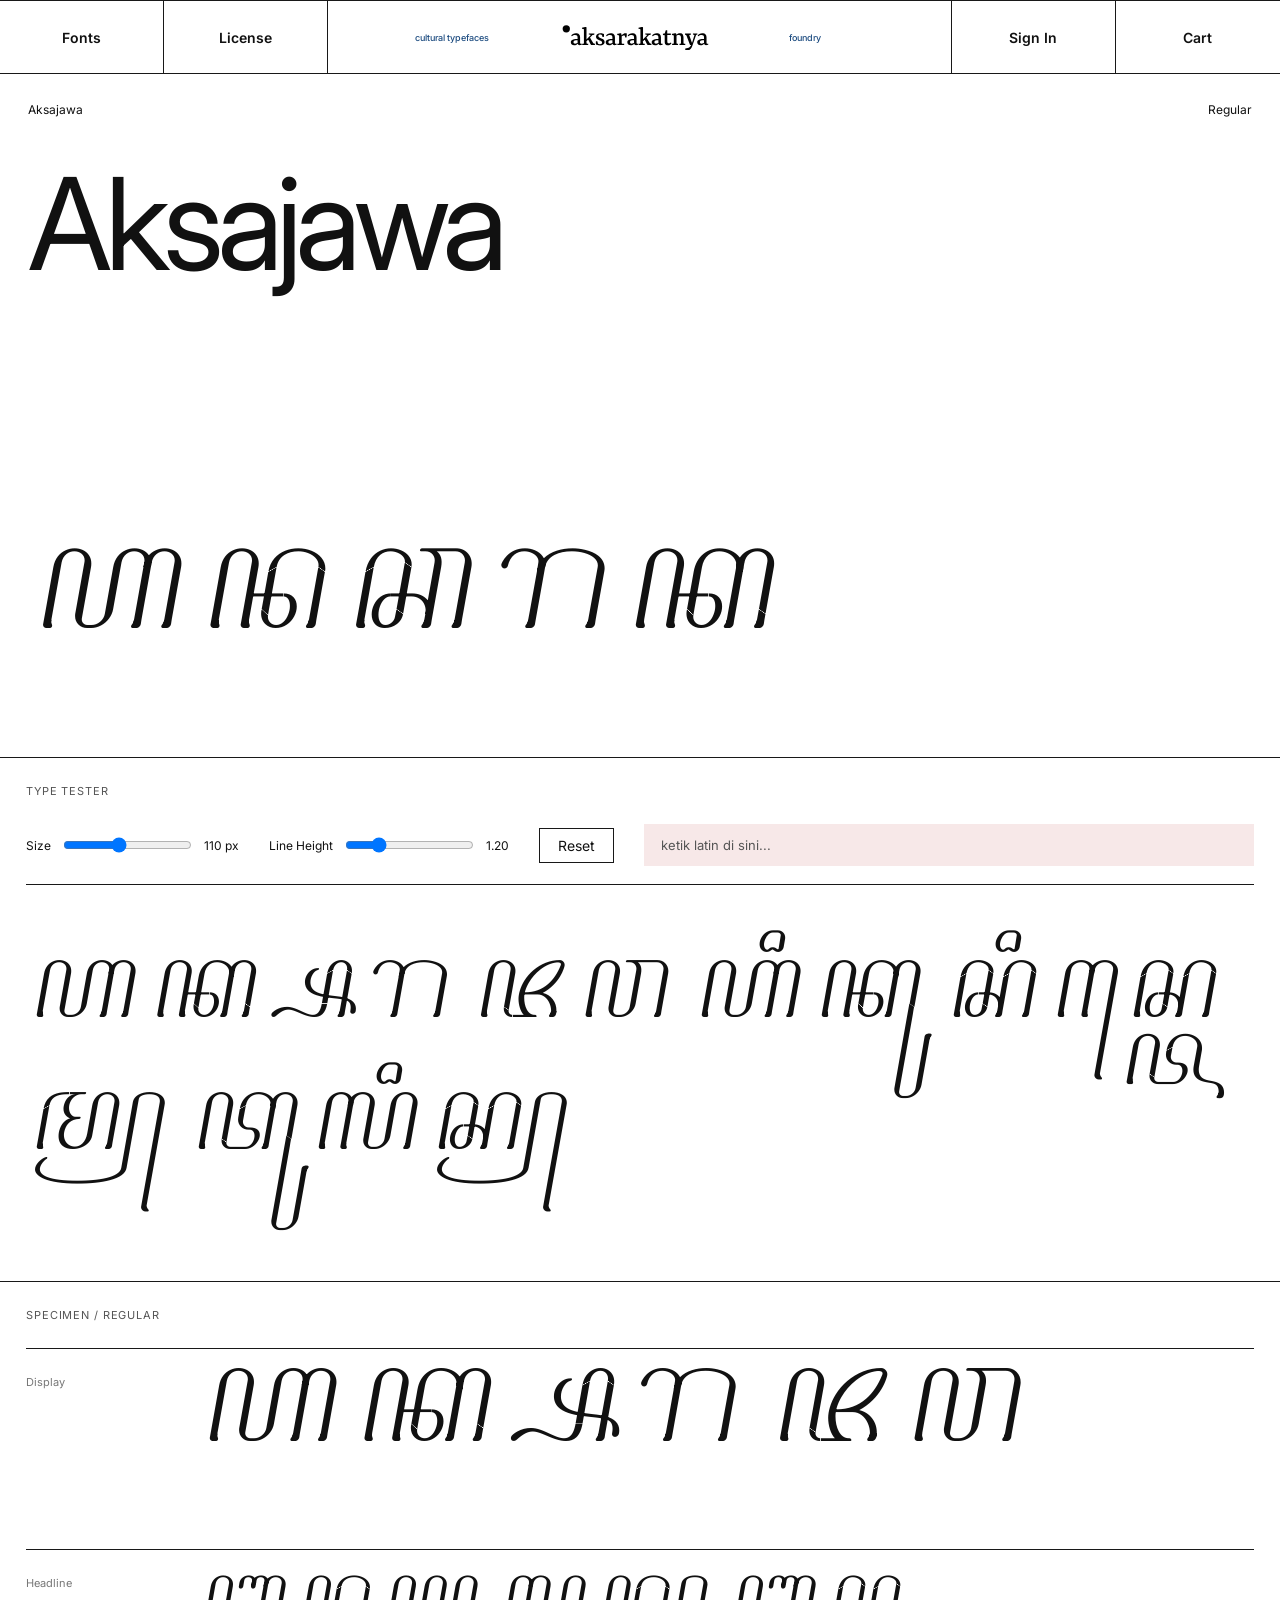
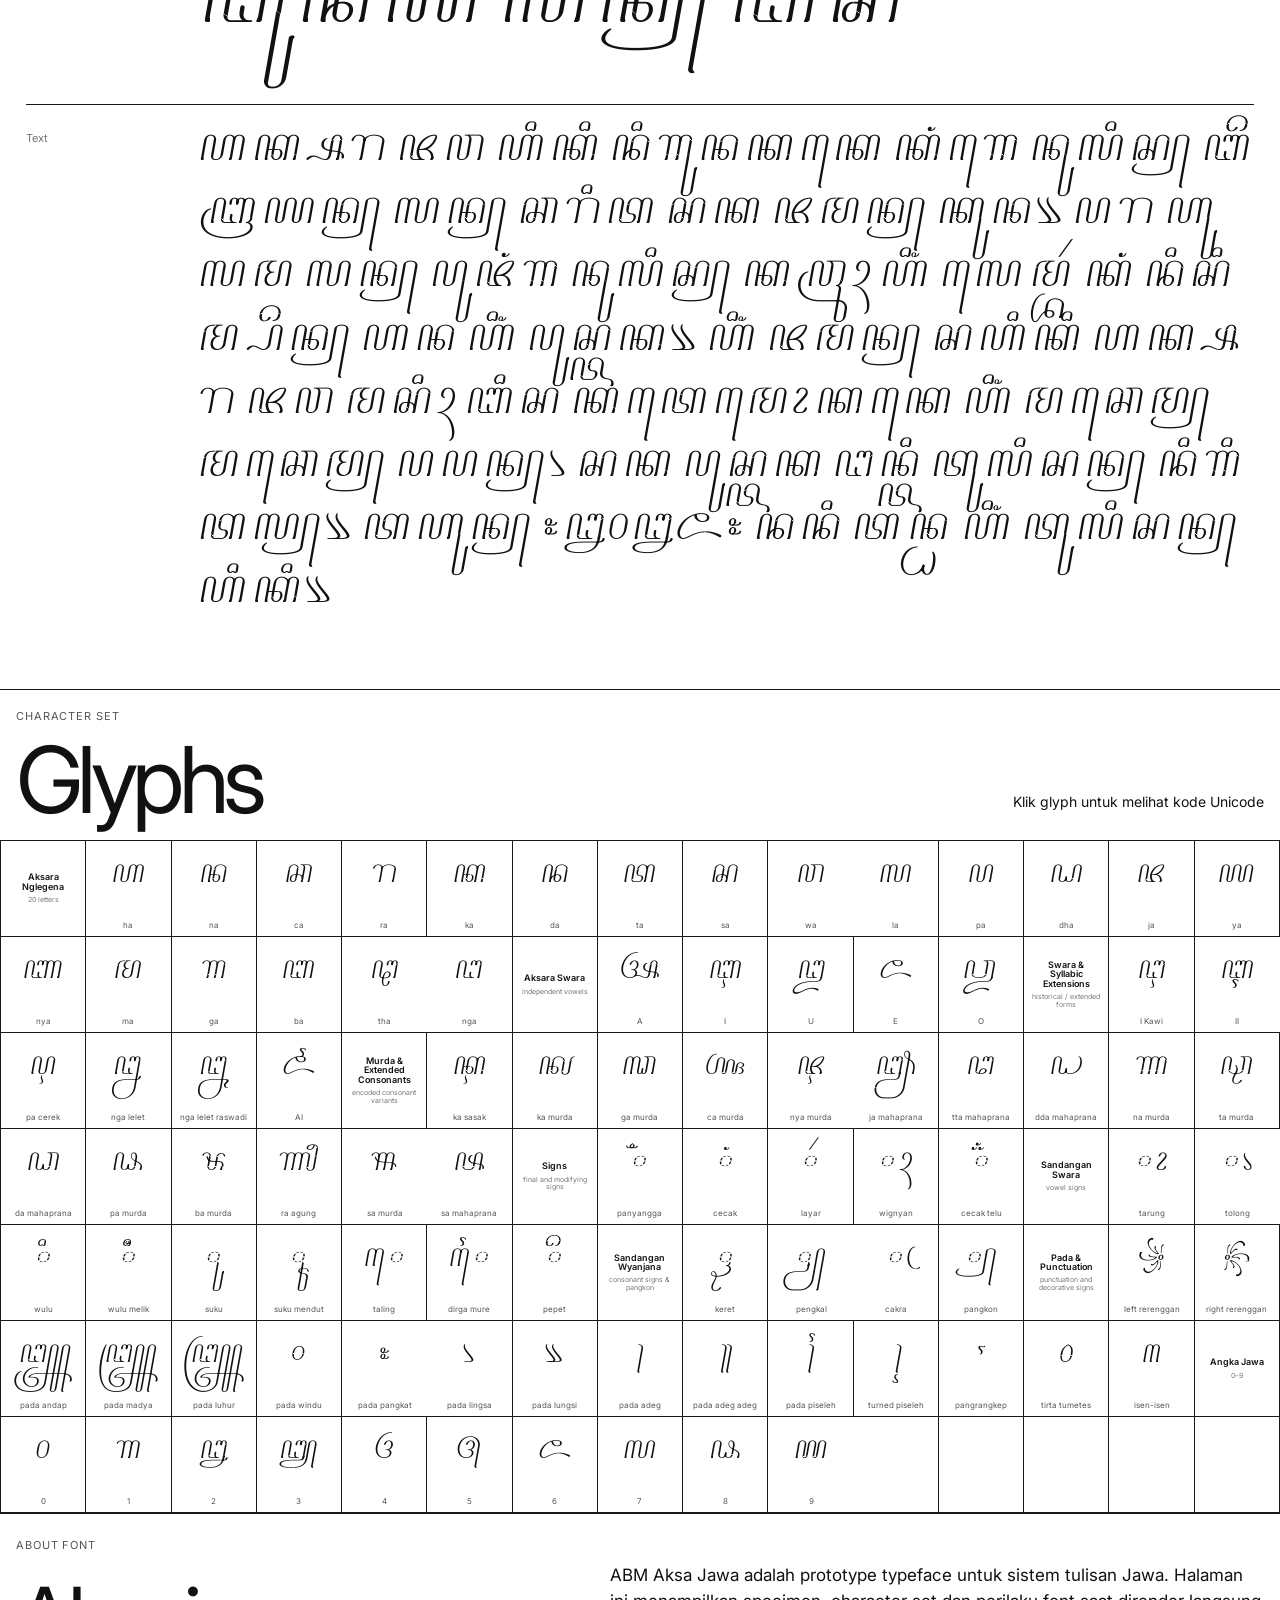
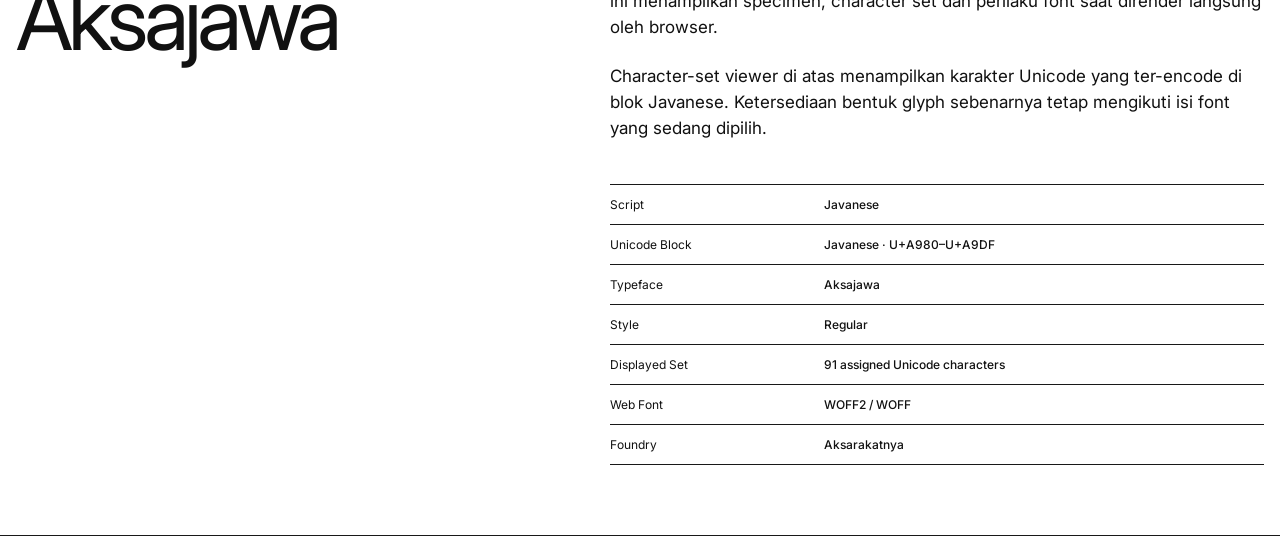
<file: font.html>
<!DOCTYPE html>
<html lang="id">
<head>
  <meta charset="UTF-8">
  <meta name="viewport" content="width=device-width, initial-scale=1.0">
  <title>Aksarakatnya — Font</title>

  <link rel="preconnect" href="https://fonts.googleapis.com">
  <link rel="preconnect" href="https://fonts.gstatic.com" crossorigin>
  <link href="https://fonts.googleapis.com/css2?family=Inter:wght@400;500;600;700&display=swap" rel="stylesheet">

  <link rel="stylesheet" href="./assets/css/style.css">
  <link rel="stylesheet" href="./assets/css/font-page.css">
</head>

<body class="font-page-body">
  <header class="site-header">
    <nav class="nav-grid">
      <a class="nav-cell" href="./index.html#collection">Fonts</a>
      <a class="nav-cell" href="./index.html#license">License</a>

      <a class="nav-cell brand-cell" href="./index.html">
        <span class="brand-side">cultural typefaces</span>
        <img src="./assets/images/aksarakatnya.svg" alt="Aksarakatnya" class="brand-logo">
        <span class="brand-side brand-side-right">foundry</span>
      </a>

      <a class="nav-cell" href="#">Sign In</a>
      <a class="nav-cell" href="#">Cart</a>
    </nav>
  </header>

  <main>
    <section class="font-hero">
      <div class="font-hero-meta">
        <span id="detailNameSmall">Typeface</span>
        <span id="detailStyle">Regular</span>
      </div>

      <h1 id="detailName">Typeface</h1>

      <div id="detailHeroSample" class="detail-font detail-hero-sample">
        ꦲꦤꦕꦫꦏ
      </div>
    </section>

    <section class="tester-section">
      <div class="section-label">Type Tester</div>

      <div class="tester-controls">
        <label>
          Size
          <input id="sizeSlider" type="range" min="28" max="220" value="110">
          <span id="sizeValue">110 px</span>
        </label>

        <label>
          Line Height
          <input id="lineSlider" type="range" min="90" max="220" value="120">
          <span id="lineValue">1.20</span>
        </label>

        <button type="button" id="resetTester">Reset</button>

        <input
          id="latinInput"
          class="latin-input"
          type="text"
          placeholder="ketik latin di sini..."
          aria-label="Ketik teks Latin untuk ditransliterasi ke aksara Jawa"
          autocomplete="off"
          autocapitalize="off"
          spellcheck="false"
        >
      </div>

      <div
        id="testerText"
        class="detail-font tester-text"
        contenteditable="true"
        spellcheck="false"
      >ꦲꦏ꧀ꦱꦫ ꦗꦮ ꦲꦶꦏꦸ ꦱꦶꦱ꧀ꦠꦺꦩ꧀ ꦠꦸꦭꦶꦱ꧀</div>
    </section>

    <section class="specimen-section">
      <div class="section-label">Specimen / Regular</div>

      <div class="specimen-row">
        <span>Display</span>
        <div class="detail-font specimen-xl" id="specimenDisplay">ꦲꦏ꧀ꦱꦫ ꦗꦮ</div>
      </div>

      <div class="specimen-row">
        <span>Headline</span>
        <div class="detail-font specimen-lg" id="specimenHeadline">ꦧꦸꦢꦪ ꦭꦤ꧀ ꦧꦱ</div>
      </div>

      <div class="specimen-row">
        <span>Text</span>
        <div class="detail-font specimen-md" id="specimenText">
          ꦲꦏ꧀ꦱꦫ ꦗꦮ ꦢꦶꦒꦸꦤꦏꦏꦺ ꦏꦁꦒꦺ ꦤꦸꦭꦶꦱ꧀ ꦧꦱ ꦗꦮ ꦭꦤ꧀ ꦱꦗꦫꦃ ꦧꦸꦢꦪ ꦲꦶꦁ ꦤꦸꦱꦤ꧀ꦠꦫ꧉
        </div>
      </div>
    </section>

    <!-- FULL JAVANESE CHARACTER SET -->
    <section class="glyphs-section" id="glyphs">
      <div class="glyphs-heading">
        <div>
          <div class="section-label glyph-label">Character Set</div>
          <h2>Glyphs</h2>
        </div>

        <div class="glyph-inspector" id="glyphInspector">
          <span>Klik glyph untuk melihat kode Unicode</span>
        </div>
      </div>

      <div id="glyphCategories"></div>
    </section>

    <!-- ABOUT FONT -->
    <section class="about-font-section" id="about">
      <div class="about-title">
        <div class="section-label">About Font</div>
        <h2 id="detailInfoName">Typeface</h2>
      </div>

      <div class="about-copy">
        <p id="detailDescription">
          Prototype font detail page.
        </p>

        <p>
          Character-set viewer di atas menampilkan karakter Unicode yang
          ter-encode di blok Javanese. Ketersediaan bentuk glyph sebenarnya
          tetap mengikuti isi font yang sedang dipilih.
        </p>

        <div class="about-table">
          <div class="about-row">
            <span>Script</span>
            <strong>Javanese</strong>
          </div>

          <div class="about-row">
            <span>Unicode Block</span>
            <strong>Javanese · U+A980–U+A9DF</strong>
          </div>

          <div class="about-row">
            <span>Typeface</span>
            <strong id="tableName"></strong>
          </div>

          <div class="about-row">
            <span>Style</span>
            <strong id="tableStyle"></strong>
          </div>

          <div class="about-row">
            <span>Displayed Set</span>
            <strong>91 assigned Unicode characters</strong>
          </div>

          <div class="about-row">
            <span>Web Font</span>
            <strong>WOFF2 / WOFF</strong>
          </div>

          <div class="about-row">
            <span>Foundry</span>
            <strong>Aksarakatnya</strong>
          </div>
        </div>
      </div>
    </section>
  </main>

  <script src="./assets/js/font-page.js"></script>
</body>
</html>
</file>
<file: assets/css/style.css>
@font-face{font-family:"Aksa Jawa";src:url("../fonts/abm Aksa Jawa-Regular.woff2") format("woff2"),url("../fonts/abm Aksa Jawa-Regular.woff") format("woff");font-display:swap}
@font-face{font-family:"Katharsist";src:url("../fonts/Katharsist-Regular.woff2") format("woff2"),url("../fonts/Katharsist-Regular.woff") format("woff");font-display:swap}
@font-face{font-family:"Kinanthi";src:url("../fonts/Kinanthi-Regular.woff2") format("woff2"),url("../fonts/Kinanthi-Regular.woff") format("woff");font-display:swap}
@font-face{font-family:"Kucrit";src:url("../fonts/Kucrit-Italic.woff2") format("woff2"),url("../fonts/Kucrit-Italic.woff") format("woff");font-style:italic;font-display:swap}
@font-face{font-family:"Mrajakrasa";src:url("../fonts/Mrajakrasa-Regular.woff2") format("woff2"),url("../fonts/Mrajakrasa-Regular.woff") format("woff");font-display:swap}
@font-face{font-family:"Padmaolya";src:url("../fonts/Padmaolya-Regular.woff2") format("woff2"),url("../fonts/Padmaolya-Regular.woff") format("woff");font-display:swap}
@font-face{font-family:"roncenbranta";src:url("../fonts/roncenbranta-Regular.woff2") format("woff2"),url("../fonts/roncenbranta-Regular.woff") format("woff");font-display:swap}
@font-face{font-family:"Swarna";src:url("../fonts/Swarna-Italic.woff2") format("woff2"),url("../fonts/Swarna-Italic.woff") format("woff");font-style:italic;font-display:swap}

:root{--bg:#fff;--text:#111;--muted:#777;--line:#181818;--nav-h:74px}
*{box-sizing:border-box}
html{scroll-behavior:smooth}
body{margin:0;background:var(--bg);color:var(--text);font-family:"Inter",Arial,Helvetica,sans-serif;font-size:14px}
a{color:inherit;text-decoration:none}
button,input{font:inherit}
button{color:inherit}

.site-header{position:relative;z-index:100;background:#fff}
.nav-grid{min-height:var(--nav-h);display:grid;grid-template-columns:1fr 1fr 3.8fr 1fr 1fr;border-top:1px solid var(--line);border-bottom:1px solid var(--line)}
.nav-cell{min-width:0;display:flex;align-items:center;justify-content:center;padding:0 24px;border-right:1px solid var(--line);font-weight:600}
.nav-cell:last-child{border-right:0}
.nav-button{appearance:none;border-top:0;border-left:0;border-bottom:0;background:#fff;cursor:pointer}
.nav-button.is-active{background:#f5f5f5}
.brand-cell{display:grid;grid-template-columns:1fr minmax(180px,260px) 1fr;gap:20px}
.brand-logo{width:100%;max-width:260px;max-height:44px;object-fit:contain;justify-self:center}
.brand-side{justify-self:end;font-size:9px;font-weight:500;color:#1d4c80;white-space:nowrap}
.brand-side-right{justify-self:start}

.mega-menu{display:grid;grid-template-columns:1fr 1fr;max-height:0;overflow:hidden;opacity:0;pointer-events:none;background:#fff;border-bottom:0 solid var(--line);transition:max-height .32s ease,opacity .18s ease,border-width .18s ease}
.mega-menu.is-open{max-height:520px;opacity:1;pointer-events:auto;border-bottom-width:1px}
.mega-column{min-height:350px;padding:34px 50px 30px}
.mega-column:first-child{border-right:1px solid var(--line)}
.mega-column h2{margin:0 0 50px;font-size:24px;line-height:1}
.mega-links{display:flex;flex-direction:column;align-items:flex-start;gap:7px;font-size:17px;line-height:1.2}
.mega-links a:hover,.mega-more:hover{text-decoration:underline}
.mega-more{display:inline-block;margin-top:36px;font-size:17px}

.hero-section{border-bottom:1px solid var(--line);background:#fff}
.hero-image{display:block;width:100%;height:auto;max-height:78vh;object-fit:contain;object-position:center;background:#fff}
.hero-caption{min-height:74px;padding:16px 18px 18px;display:flex;align-items:center;justify-content:space-between;gap:30px}
.hero-caption p{margin:0;color:var(--muted);font-size:13px}
.hero-caption strong{color:var(--text);margin-right:8px}
.outline-button{min-width:144px;min-height:44px;border:1px solid var(--line);display:inline-flex;align-items:center;justify-content:center;padding:9px 22px;background:#fff;font-size:13px}
.outline-button:hover{background:#111;color:#fff}

.intro-section{min-height:365px;padding:74px 24px 70px;border-bottom:1px solid var(--line);display:flex;flex-direction:column;align-items:center;justify-content:center}
.intro-section h1{max-width:980px;margin:0;text-align:center;font-size:clamp(30px,3vw,48px);line-height:1.02;letter-spacing:-.035em}
.intro-button{width:min(560px,80vw);margin-top:42px}

.font-grid{display:grid;grid-template-columns:repeat(3,minmax(0,1fr));border-bottom:1px solid var(--line)}
.font-card{min-height:270px;padding:18px 16px 14px;display:flex;flex-direction:column;justify-content:space-between;border-right:1px solid var(--line);border-bottom:1px solid var(--line);overflow:hidden}
.font-card:nth-child(3n){border-right:0}
.font-card:hover{background:#f6f6f6}
.card-top,.card-bottom{display:flex;justify-content:space-between;gap:16px;font-size:10px}
.card-bottom{color:var(--muted)}
.font-preview{width:100%;text-align:center;font-size:clamp(40px,4.4vw,76px);line-height:1;white-space:nowrap}
.font-aksa{font-family:"Aksa Jawa",sans-serif}
.font-katharsist{font-family:"Katharsist",serif}
.font-kinanthi{font-family:"Kinanthi",serif}
.font-kucrit{font-family:"Kucrit",serif;font-style:italic}
.font-mrajakrasa{font-family:"Mrajakrasa",serif}
.font-padmaolya{font-family:"Padmaolya",serif}
.font-roncenbranta{font-family:"roncenbranta",serif}
.font-swarna{font-family:"Swarna",serif;font-style:italic}

.explore-row{padding:24px;display:flex;justify-content:center;border-bottom:1px solid var(--line)}
.explore-button{width:min(620px,90vw)}

.subscribe-section{min-height:520px;padding:40px 24px 82px;text-align:center;border-bottom:1px solid var(--line)}
.subscribe-section h2{margin:0;font-size:clamp(28px,3vw,42px);letter-spacing:-.03em}
.subscribe-section>p{margin:8px 0 34px;color:var(--muted);font-size:17px}
.subscribe-form{width:min(740px,90vw);margin:0 auto;display:flex;flex-direction:column;gap:12px}
.subscribe-form>input{width:100%;min-height:50px;border:1px solid var(--line);border-radius:0;padding:0 14px;background:#fff}
.checkbox-row{display:flex;align-items:center;justify-content:center;gap:8px;margin:4px 0;font-size:12px}
.subscribe-form button{min-height:48px;border:0;background:#111;color:#fff;cursor:pointer}

.footer-grid{display:grid;grid-template-columns:repeat(4,1fr)}
.footer-column{min-height:285px;padding:28px 24px;border-right:1px solid var(--line)}
.footer-column:last-child{border-right:0}
.footer-column h3{margin:0 0 24px;font-size:20px}
.footer-column a,.footer-column p{display:block;margin:0 0 7px;font-size:13px;line-height:1.4}
.copyright{margin-top:54px!important}

@media(max-width:980px){
  .nav-grid{grid-template-columns:1fr 1fr 2.5fr}
  .nav-grid>:nth-child(4),.nav-grid>:nth-child(5){display:none}
  .brand-side{display:none}
  .brand-cell{grid-template-columns:1fr}
  .mega-menu{grid-template-columns:1fr}
  .mega-column:first-child{border-right:0;border-bottom:1px solid var(--line)}
  .mega-menu.is-open{max-height:900px}
  .font-grid{grid-template-columns:repeat(2,minmax(0,1fr))}
  .font-card{border-right:1px solid var(--line)!important}
  .font-card:nth-child(2n){border-right:0!important}
  .footer-grid{grid-template-columns:repeat(2,1fr)}
  .footer-column:nth-child(2n){border-right:0}
  .footer-column:nth-child(-n+2){border-bottom:1px solid var(--line)}
}
@media(max-width:620px){
  :root{--nav-h:62px}
  .nav-grid{grid-template-columns:1fr 1fr 2fr}
  .nav-cell{padding:0 12px;font-size:12px}
  .brand-logo{max-width:170px}
  .mega-column{padding:28px 22px}
  .hero-image{max-height:none}
  .hero-caption{align-items:flex-start;flex-direction:column}
  .font-grid,.footer-grid{grid-template-columns:1fr}
  .font-card,.footer-column{border-right:0!important}
  .footer-column{border-bottom:1px solid var(--line)}
  .font-preview{font-size:54px}
}
</file>
<file: assets/css/font-page.css>
body.font-page-body {
  background: #fff;
}

.font-hero {
  min-height: 76vh;
  padding: 28px 28px 40px;
  border-bottom: 1px solid var(--line);
  display: flex;
  flex-direction: column;
  overflow: hidden;
}

.font-hero-meta {
  display: flex;
  justify-content: space-between;
  gap: 20px;
  font-size: 12px;
}

.font-hero h1 {
  margin: 48px 0 0;
  font-size: clamp(58px, 10vw, 168px);
  font-weight: 400;
  line-height: 0.92;
  letter-spacing: -0.055em;
}

.detail-hero-sample {
  margin-top: auto;
  font-size: clamp(76px, 12vw, 210px);
  line-height: 1.05;
  white-space: nowrap;
}

.tester-section,
.specimen-section {
  padding: 26px;
  border-bottom: 1px solid var(--line);
}

.section-label {
  margin-bottom: 26px;
  font-size: 11px;
  text-transform: uppercase;
  letter-spacing: 0.08em;
  color: #555;
}

.tester-controls {
  display: flex;
  align-items: center;
  flex-wrap: wrap;
  gap: 30px;
  padding-bottom: 18px;
  border-bottom: 1px solid var(--line);
}

.tester-controls label {
  display: flex;
  align-items: center;
  gap: 10px;
  font-size: 12px;
}

.tester-controls button {
  border: 1px solid var(--line);
  background: #fff;
  padding: 8px 18px;
  cursor: pointer;
}

.latin-input {
  flex: 1 1 420px;
  min-width: 280px;
  height: 42px;
  margin-left: auto;
  padding: 0 16px;
  border: 1px solid transparent;
  border-radius: 0;
  background: #f7e8e8;
  color: var(--text);
  font-family: "Inter", Arial, Helvetica, sans-serif;
  font-size: 13px;
  outline: none;
}

.latin-input::placeholder {
  color: #555;
  opacity: 1;
}

.latin-input:focus {
  border-color: var(--line);
  background: #fff7f7;
}

.tester-text {
  min-height: 360px;
  padding: 72px 0 34px;
  outline: none;
  font-size: 110px;
  line-height: 1.2;
  overflow-wrap: anywhere;
  white-space: pre-wrap;
}

.specimen-row {
  display: grid;
  grid-template-columns: 140px 1fr;
  gap: 30px;
  padding: 26px 0;
  border-top: 1px solid var(--line);
}

.specimen-row > span {
  font-size: 11px;
  color: var(--muted);
}

.specimen-xl {
  font-size: clamp(70px, 11vw, 170px);
  line-height: 1.05;
}

.specimen-lg {
  font-size: clamp(48px, 7vw, 105px);
  line-height: 1.14;
}

.specimen-md {
  max-width: 1200px;
  font-size: clamp(28px, 3.8vw, 58px);
  line-height: 1.3;
}

/* =========================================================
   GLYPHS
   Continuous 15-column grid.
   Category names occupy one grid cell, so the grid never
   breaks into short partial rows between categories.
   ========================================================= */

.glyphs-section {
  padding: 0;
  border-bottom: 1px solid var(--line);
}

.glyphs-heading {
  min-height: 150px;
  padding: 18px 16px 20px;
  display: flex;
  align-items: flex-end;
  justify-content: space-between;
  gap: 30px;
}

.glyph-label {
  margin-bottom: 18px;
}

.glyphs-heading h2 {
  margin: 0;
  font-size: clamp(72px, 7.2vw, 128px);
  line-height: 0.85;
  font-weight: 400;
  letter-spacing: -0.06em;
}

.glyph-inspector {
  max-width: 520px;
  padding-bottom: 8px;
  text-align: right;
  font-size: 14px;
  line-height: 1.4;
}

.glyph-inspector strong {
  font-weight: 600;
}

/*
  One single grid for every category.
  Border is owned by the grid on top/left and by every cell
  on right/bottom, so adjacent cells never create a double line.
*/
.glyph-grid-continuous {
  display: grid;
  grid-template-columns: repeat(15, minmax(0, 1fr));
  border-top: 1px solid var(--line);
  border-left: 1px solid var(--line);
}

/* Reset default button border first. This fixes the thick/doubled lines. */
.glyph-cell,
.glyph-category-cell,
.glyph-empty-cell {
  appearance: none;
  border: 0;
  border-right: 1px solid var(--line);
  border-bottom: 1px solid var(--line);
  border-radius: 0;
  margin: 0;
  min-width: 0;
  height: clamp(96px, 7.1vw, 136px);
  background: #fff;
  color: var(--text);
}

/* Actual glyph */
.glyph-cell {
  position: relative;
  padding: 0;
  cursor: pointer;
  overflow: hidden;
}

.glyph-cell:hover,
.glyph-cell:focus-visible {
  background: #f4f4f4;
  outline: none;
}

.glyph-cell.is-selected {
  background: #ededed;
}

/*
  Use real flex centering instead of absolute inset positioning.
  translateY compensates for the visual baseline of Javanese glyphs,
  which otherwise appears too high in the box.
*/
.glyph-preview {
  position: absolute;
  inset: 0 8px 22px 8px;
  display: flex;
  align-items: center;
  justify-content: center;
  padding-top: 8px;
  font-size: clamp(32px, 2.65vw, 50px);
  line-height: 1;
  text-align: center;
  transform: translateY(4px);
}

.glyph-name {
  position: absolute;
  left: 7px;
  right: 7px;
  bottom: 6px;
  font-family: "Inter", Arial, sans-serif;
  font-size: 8px;
  line-height: 1.1;
  color: #555;
  text-align: center;
  white-space: nowrap;
  overflow: hidden;
  text-overflow: ellipsis;
}

/*
  Category marker is itself one cell.
  This is the key change requested in the mockup:
  "Aksara Swara", "Sandangan", etc. flow inside the same 15-col grid.
*/
.glyph-category-cell {
  padding: 10px 8px;
  display: flex;
  flex-direction: column;
  align-items: center;
  justify-content: center;
  text-align: center;
}

.glyph-category-cell strong {
  max-width: 95px;
  font-size: 9px;
  line-height: 1.05;
  font-weight: 600;
}

.glyph-category-cell span {
  margin-top: 5px;
  font-size: 7px;
  line-height: 1.1;
  color: var(--muted);
}

/* Blank cells only exist to complete the final 15-cell row. */
.glyph-empty-cell {
  pointer-events: none;
}

/* Keep exactly 15 columns for presentation-sized desktop screens. */
@media (max-width: 1200px) {
  .glyph-grid-continuous {
    grid-template-columns: repeat(10, minmax(0, 1fr));
  }

  .glyph-cell,
  .glyph-category-cell,
  .glyph-empty-cell {
    height: 112px;
  }

  .glyph-preview {
    font-size: 38px;
  }
}

@media (max-width: 760px) {
  .latin-input {
    flex-basis: 100%;
    min-width: 100%;
    margin-left: 0;
  }

  .glyphs-heading {
    align-items: flex-start;
    flex-direction: column;
  }

  .glyph-inspector {
    text-align: left;
  }

  .glyph-grid-continuous {
    grid-template-columns: repeat(5, minmax(0, 1fr));
  }

  .glyph-cell,
  .glyph-category-cell,
  .glyph-empty-cell {
    height: 108px;
  }

  .glyph-preview {
    font-size: 34px;
  }
}

@media (max-width: 480px) {
  .glyph-grid-continuous {
    grid-template-columns: repeat(3, minmax(0, 1fr));
  }
}

/* =========================================================
   ABOUT FONT
   ========================================================= */

.about-font-section {
  display: grid;
  grid-template-columns: minmax(0, 1fr) minmax(480px, 1.25fr);
  gap: 70px;
  min-height: 520px;
  padding: 24px 16px 70px;
  border-bottom: 1px solid var(--line);
}

.about-title h2 {
  margin: 18px 0 0;
  font-size: clamp(64px, 6.8vw, 118px);
  line-height: 0.95;
  font-weight: 400;
  letter-spacing: -0.055em;
}

.about-copy {
  padding-top: 24px;
}

.about-copy > p {
  max-width: 760px;
  margin: 0 0 22px;
  font-size: 17px;
  line-height: 1.55;
}

.about-table {
  margin-top: 42px;
  border-top: 1px solid var(--line);
}

.about-row {
  display: grid;
  grid-template-columns: 190px 1fr;
  gap: 24px;
  padding: 12px 0;
  border-bottom: 1px solid var(--line);
}

.about-row span,
.about-row strong {
  font-size: 12px;
}

.about-row strong {
  font-weight: 500;
}

/* RESPONSIVE */
@media (max-width: 1400px) {
  .glyph-grid-full {
    grid-template-columns: repeat(10, minmax(0, 1fr));
  }

  .glyph-cell:nth-child(15n) {
    border-right: 1px solid var(--line);
  }

  .glyph-cell:nth-child(10n) {
    border-right: 0;
  }
}

@media (max-width: 980px) {
  .glyph-grid-full {
    grid-template-columns: repeat(6, minmax(0, 1fr));
  }

  .glyph-cell:nth-child(10n) {
    border-right: 1px solid var(--line);
  }

  .glyph-cell:nth-child(6n) {
    border-right: 0;
  }

  .about-font-section {
    grid-template-columns: 1fr;
    gap: 20px;
  }
}

@media (max-width: 760px) {
  .detail-hero-sample {
    white-space: normal;
  }

  .specimen-row {
    grid-template-columns: 1fr;
  }

  .tester-text {
    font-size: 70px;
  }

  .glyphs-heading {
    align-items: flex-start;
    flex-direction: column;
  }

  .glyph-inspector {
    text-align: left;
  }

  .glyph-grid-full {
    grid-template-columns: repeat(4, minmax(0, 1fr));
  }

  .glyph-cell:nth-child(6n) {
    border-right: 1px solid var(--line);
  }

  .glyph-cell:nth-child(4n) {
    border-right: 0;
  }

  .about-font-section {
    grid-template-columns: 1fr;
  }

  .about-row {
    grid-template-columns: 120px 1fr;
  }
}

@media (max-width: 480px) {
  .glyph-grid-full {
    grid-template-columns: repeat(3, minmax(0, 1fr));
  }

  .glyph-cell:nth-child(4n) {
    border-right: 1px solid var(--line);
  }

  .glyph-cell:nth-child(3n) {
    border-right: 0;
  }
}
</file>
